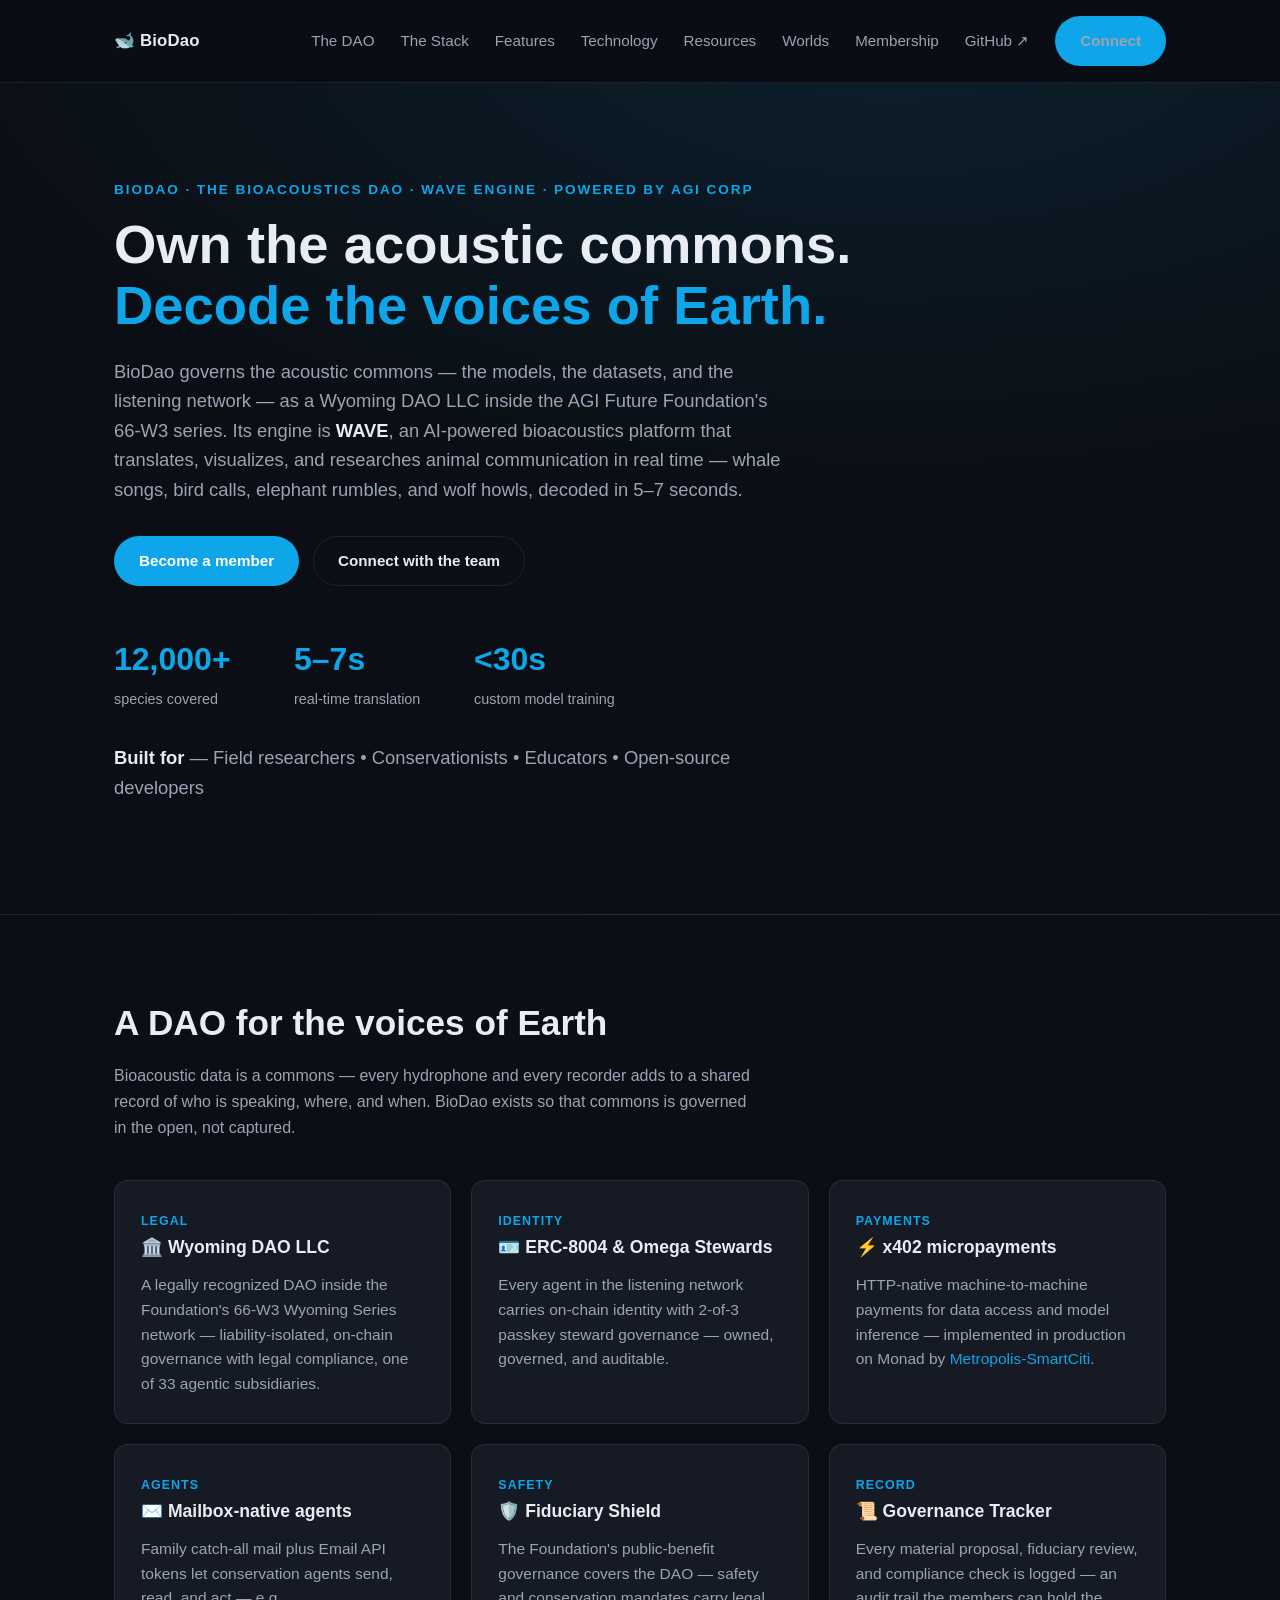
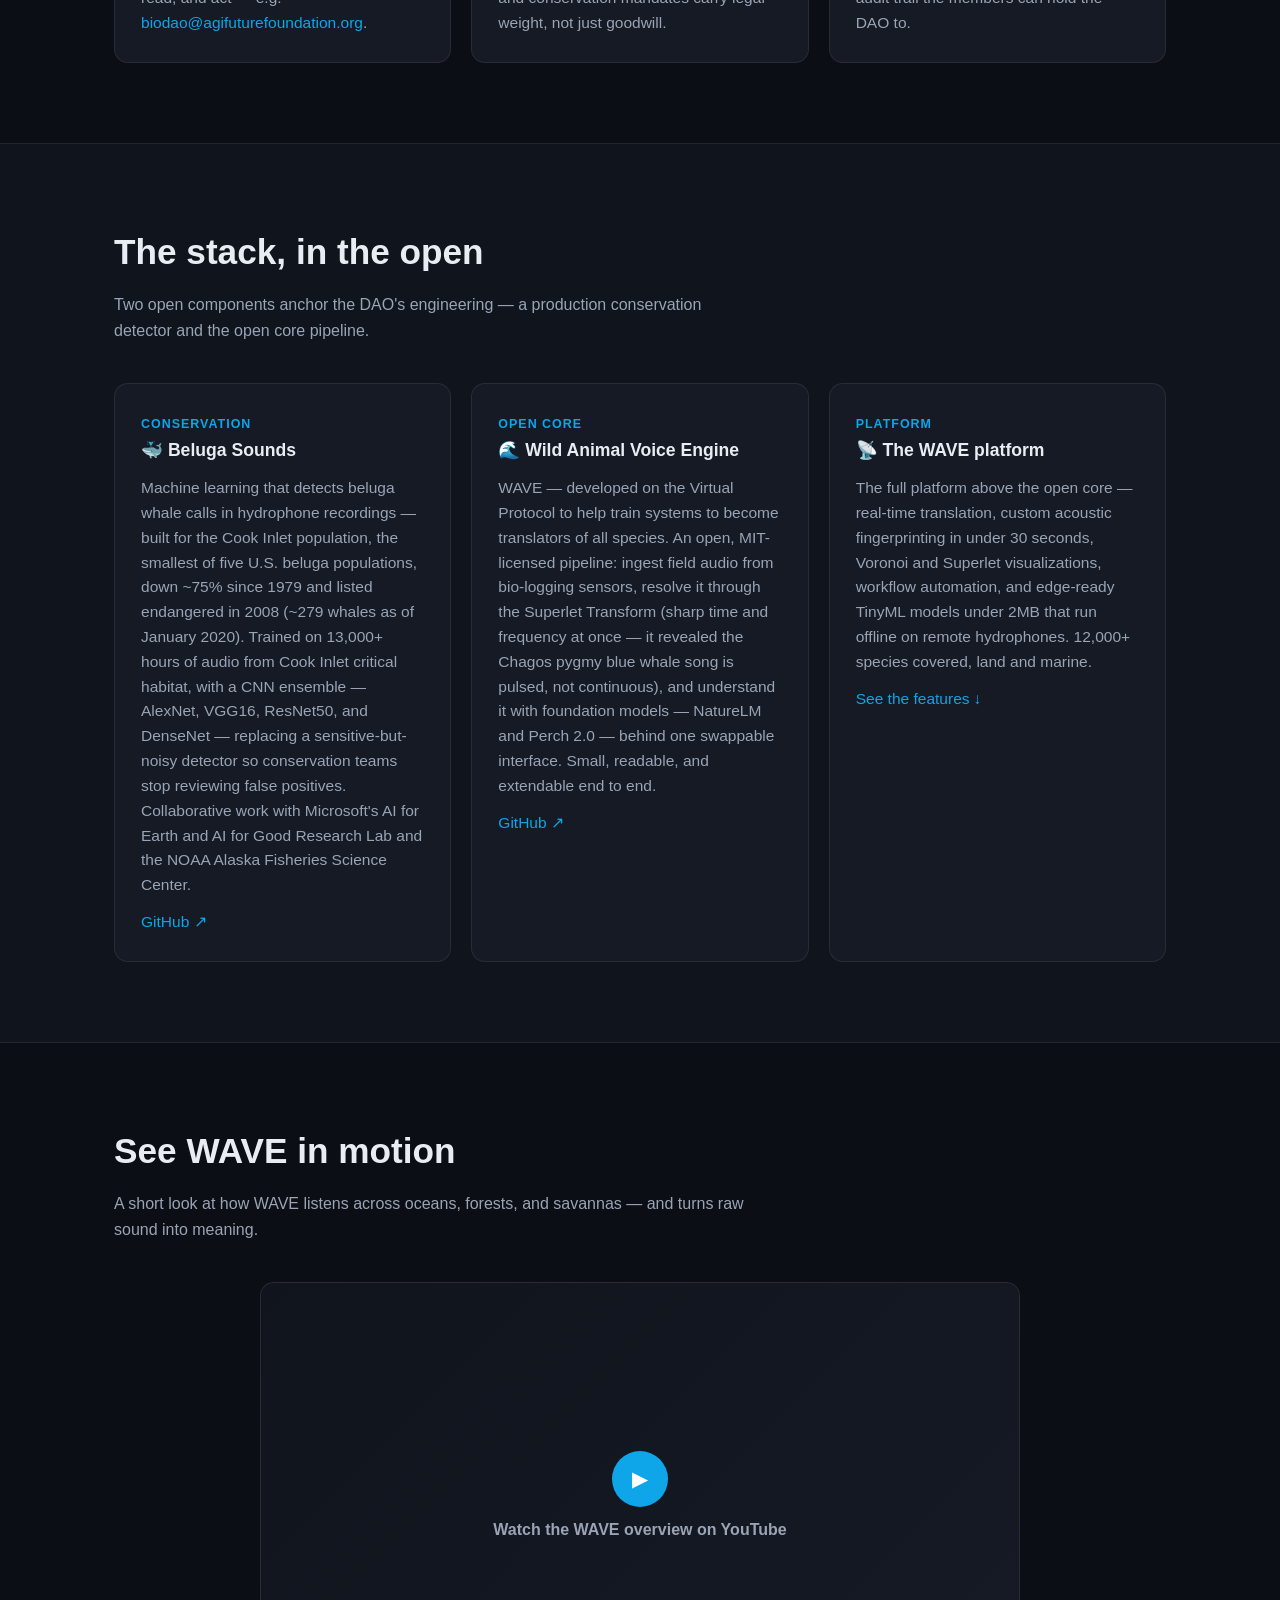
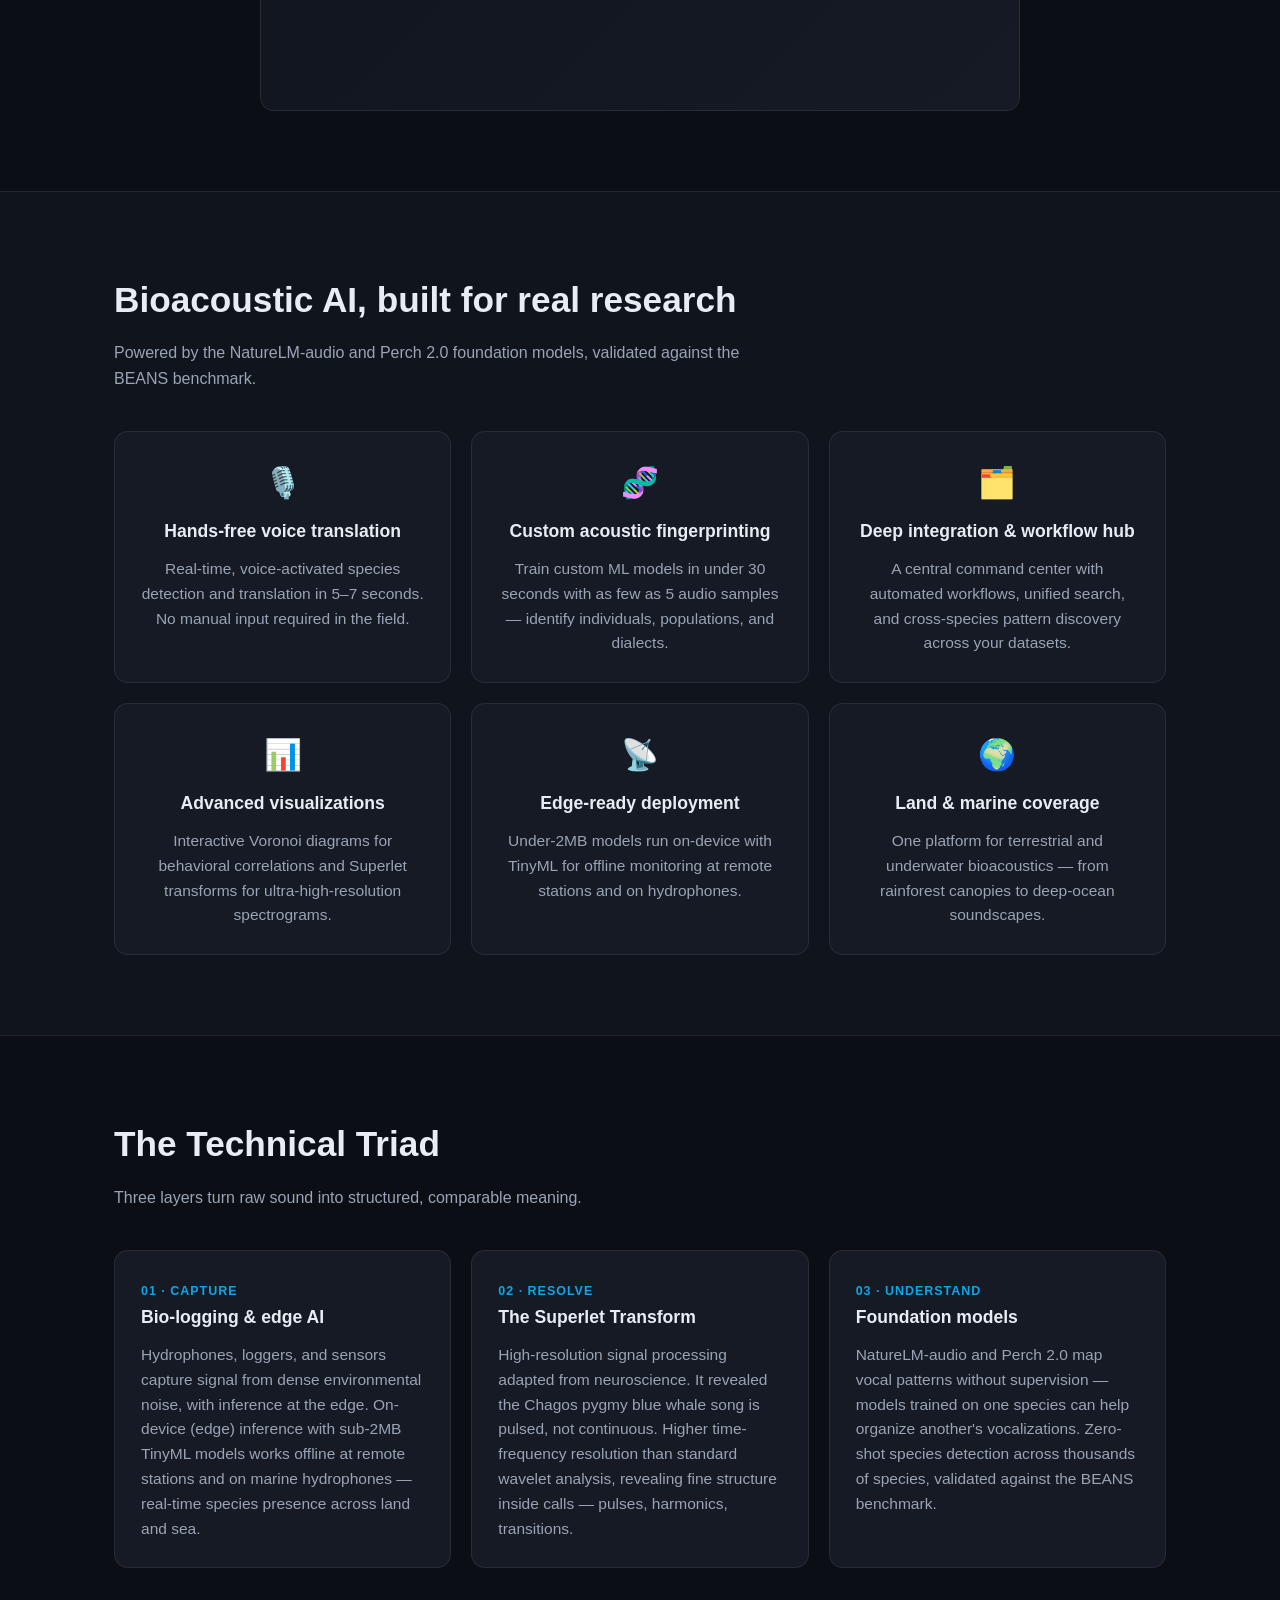
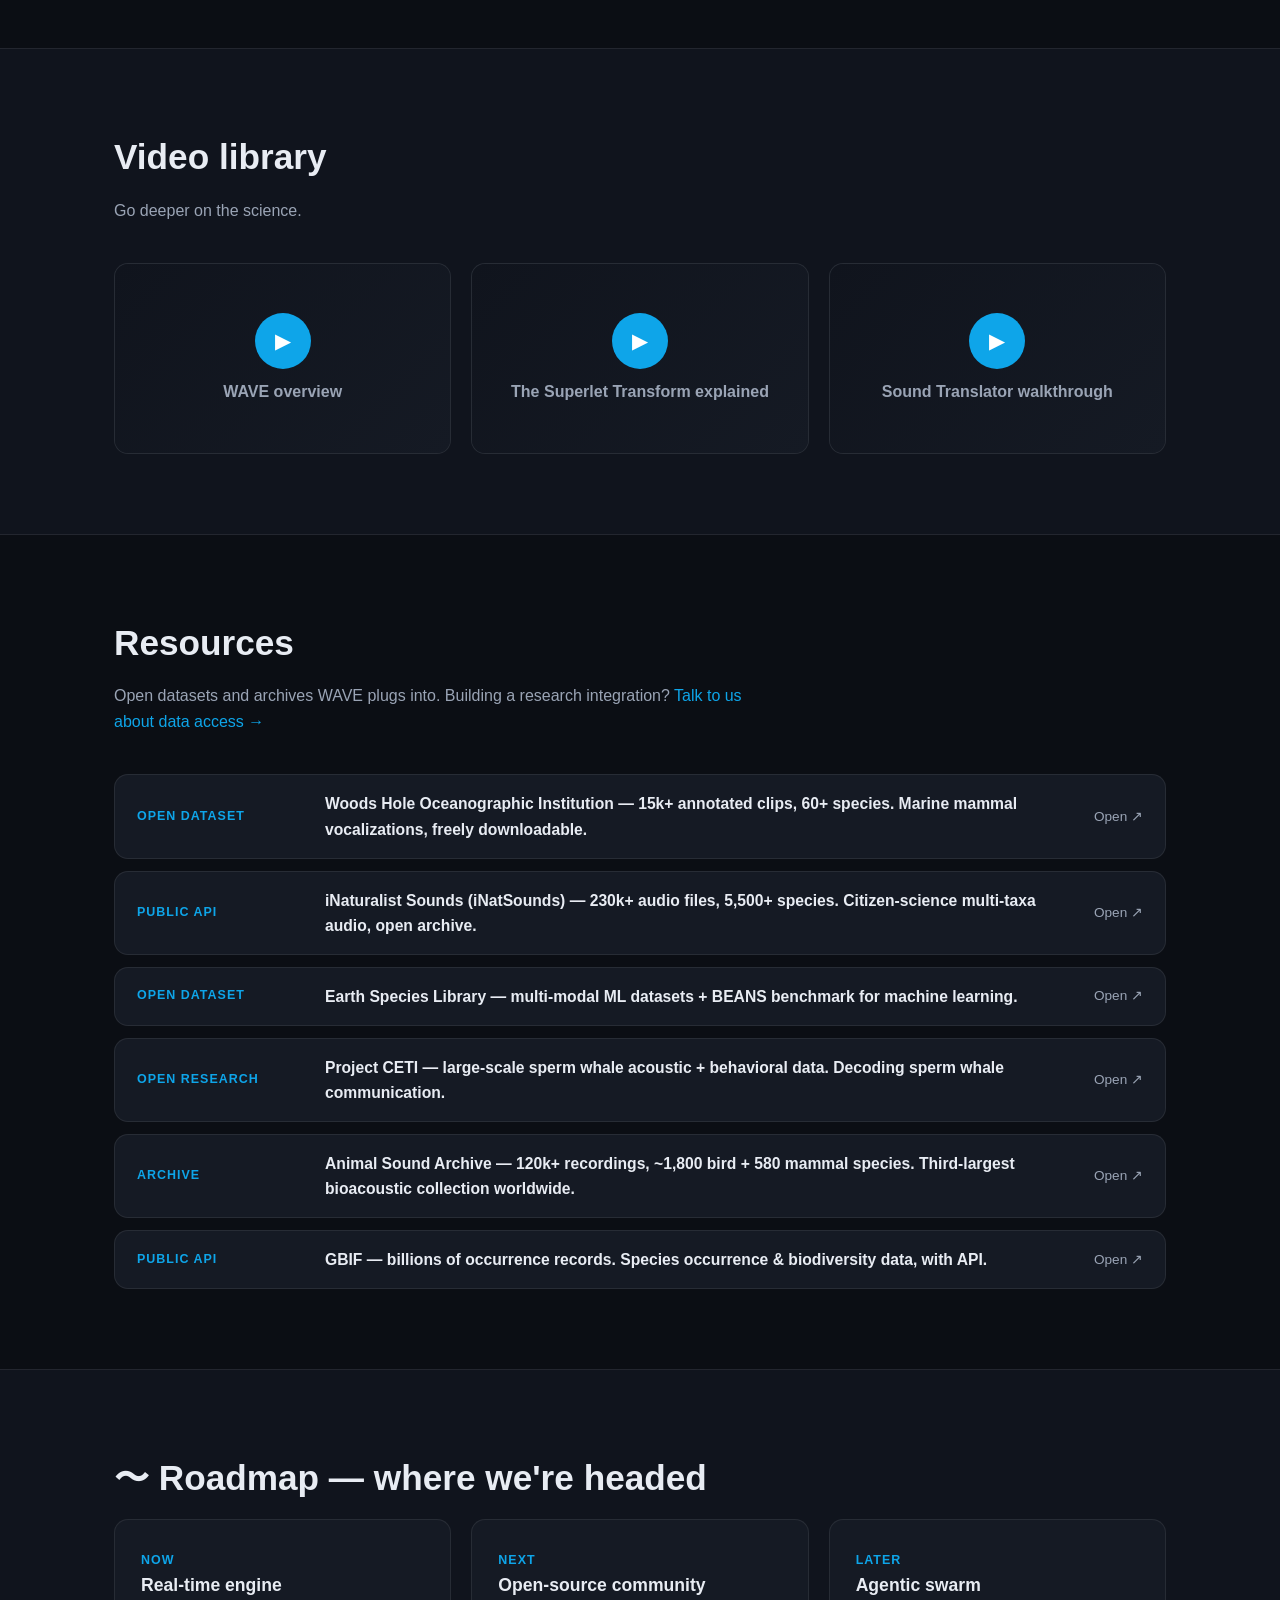
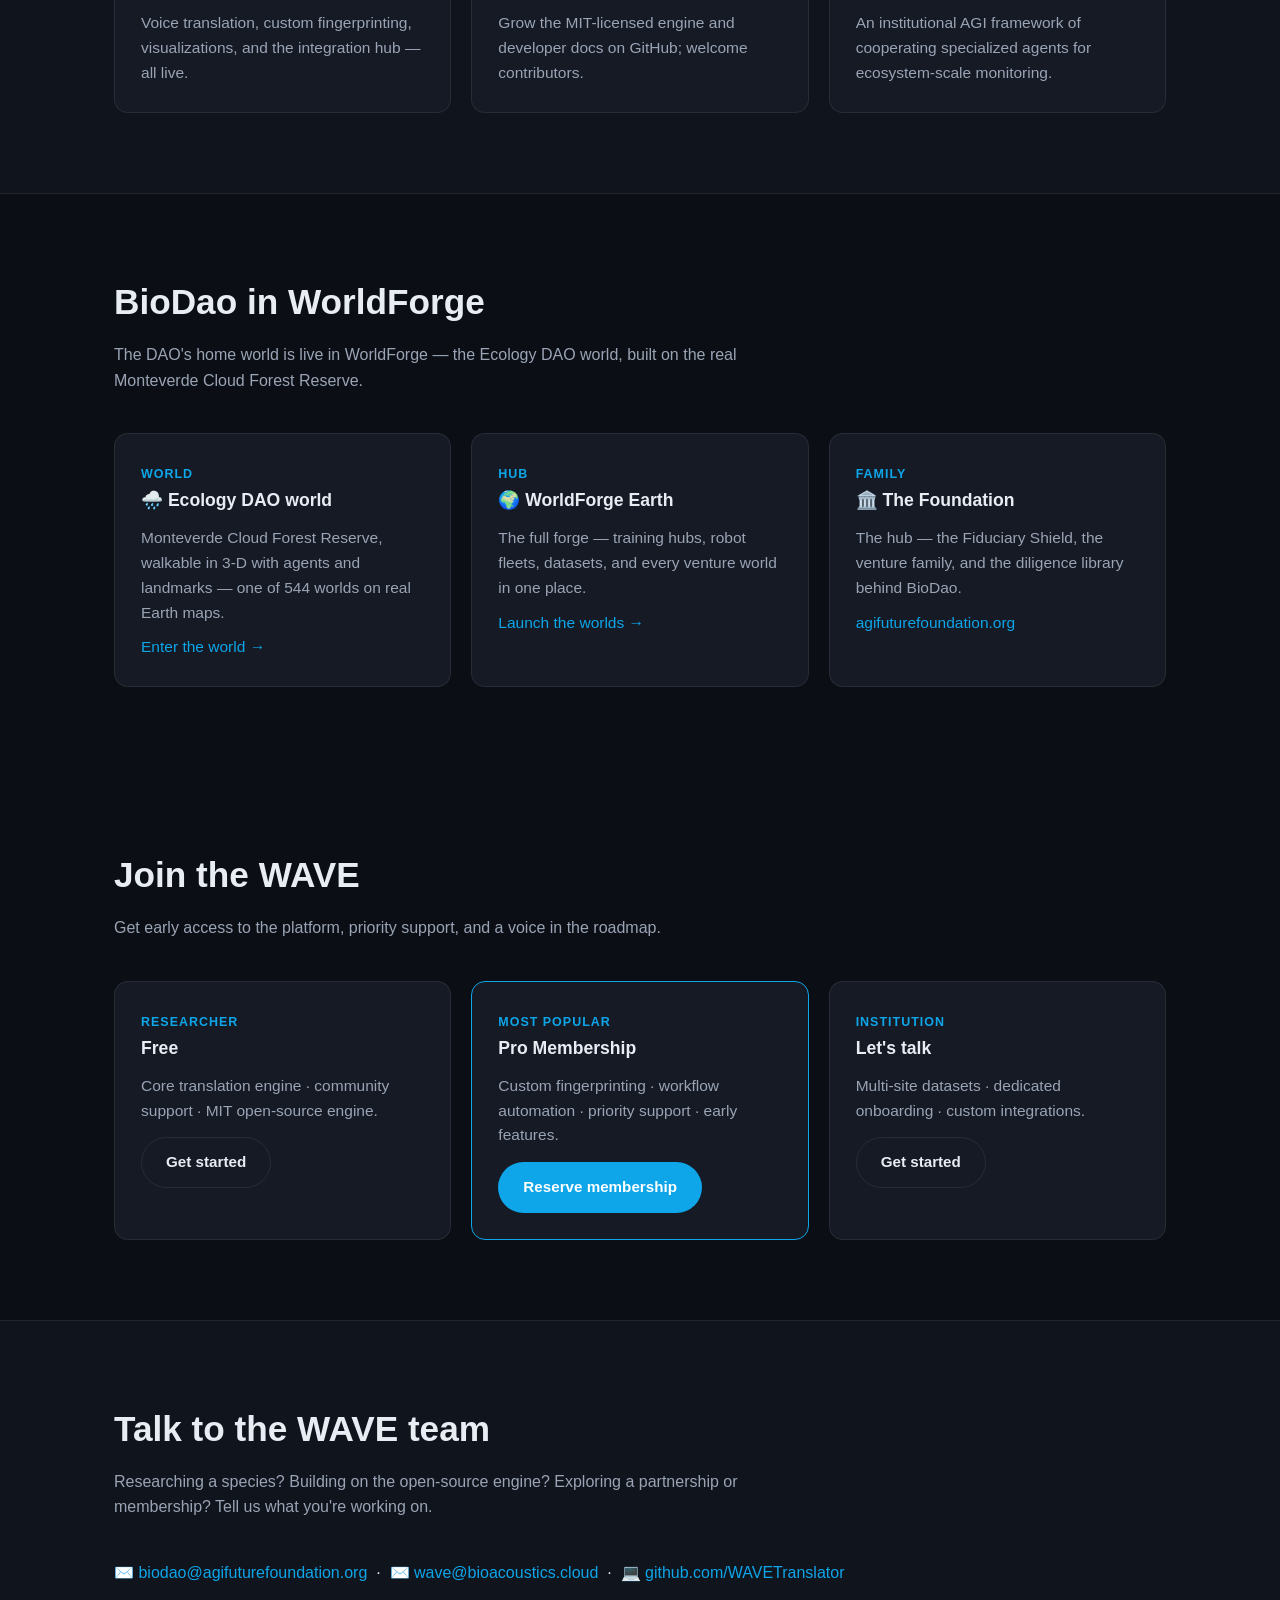
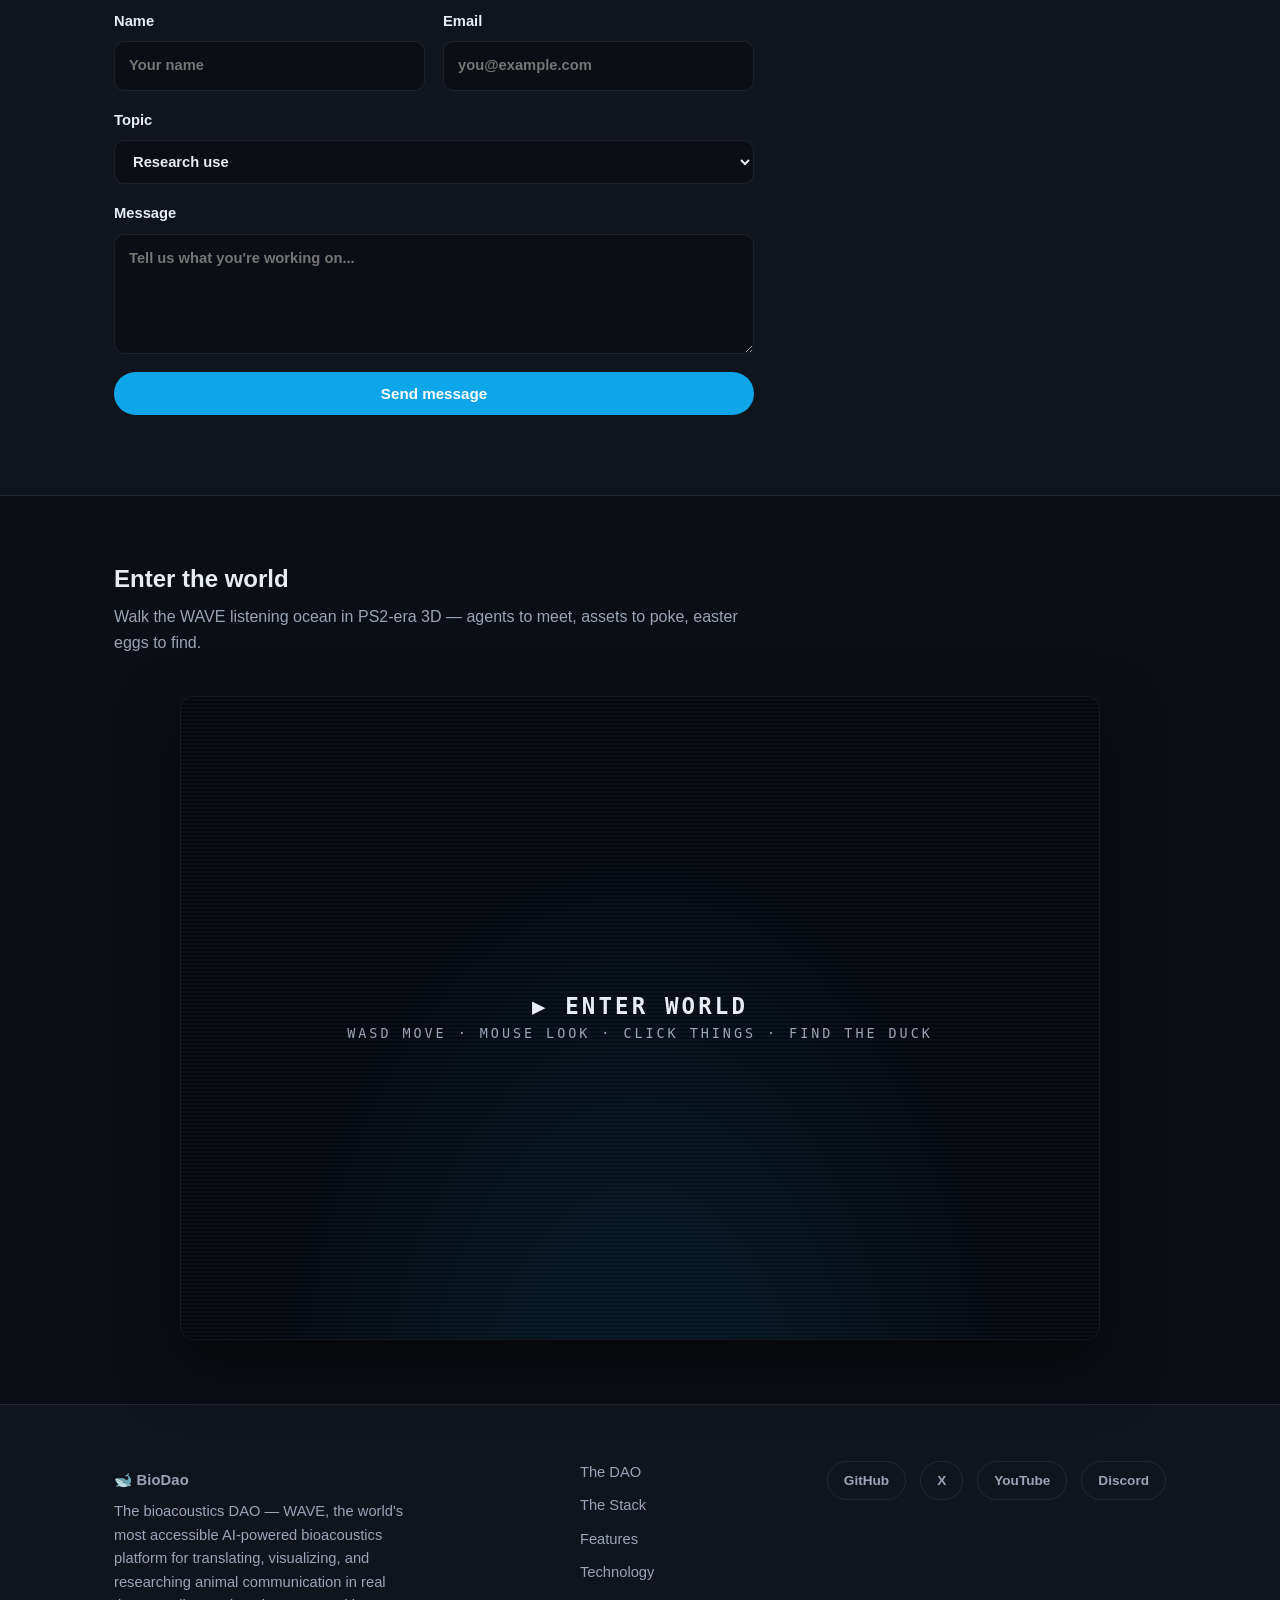
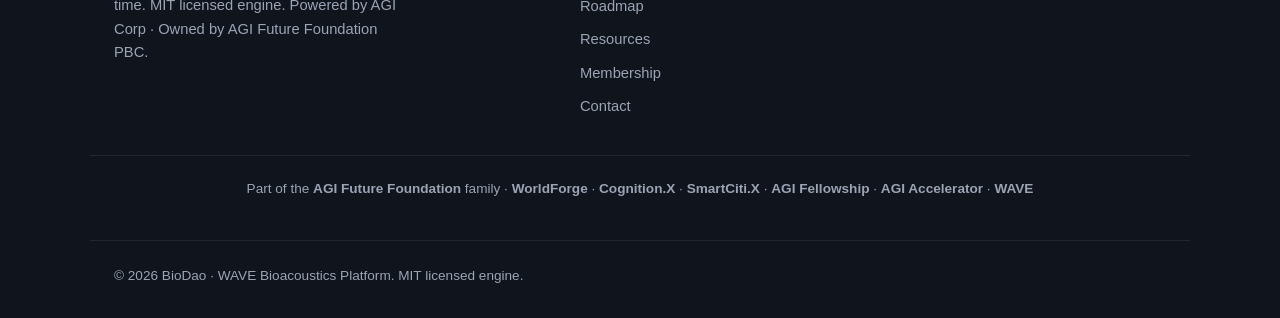
<file: index.html>
<!DOCTYPE html>
<html lang="en">
<head>
  <meta charset="UTF-8" />
  <meta name="viewport" content="width=device-width, initial-scale=1.0" />
  <title>BioDao — The Bioacoustics DAO | WAVE Platform</title>
  <meta name="description" content="BioDao governs the acoustic commons — WAVE, the AI bioacoustics platform that translates animal communication in real time, plus beluga-whale detection and the Wild Animal Voice Engine, run as a Wyoming DAO LLC under the AGI Future Foundation's 66-W3 network." />
  <meta property="og:title" content="BioDao — The Bioacoustics DAO | WAVE Platform" />
  <meta property="og:description" content="BioDao governs the acoustic commons — WAVE, the AI bioacoustics platform that translates animal communication in real time, plus beluga-whale detection and the Wild Animal Voice Engine, run as a Wyoming DAO LLC under the AGI Future Foundation's 66-W3 network." />
  <meta property="og:type" content="website" />
  <meta property="og:url" content="https://biodao.agifuturefoundation.org" />
  <meta name="twitter:card" content="summary_large_image" />
  <meta name="twitter:title" content="BioDao — The Bioacoustics DAO | WAVE Platform" />
  <meta name="theme-color" content="#0b0e14" />
  <link rel="icon" href="data:image/svg+xml,%3Csvg xmlns='http://www.w3.org/2000/svg' viewBox='0 0 32 32'%3E%3Ccircle cx='16' cy='16' r='14' fill='%230ea5e9'/%3E%3C/svg%3E" />
  <link rel="stylesheet" href="styles.css" />
  <link rel="stylesheet" href="world/world.css" />
</head>
<body>
  <header class="site-header">
    <nav class="nav container">
      <a class="brand" href="#top">🐋 BioDao</a>
      <button class="nav-toggle" aria-label="Toggle menu" aria-expanded="false">
        <span></span><span></span><span></span>
      </button>
      <ul class="nav-links" id="navLinks">
        <li><a href="#dao">The DAO</a></li>
        <li><a href="#stack">The Stack</a></li>
        <li><a href="#features">Features</a></li>
        <li><a href="#technology">Technology</a></li>
        <li><a href="#resources">Resources</a></li>
        <li><a href="#worlds">Worlds</a></li>
        <li><a href="#membership">Membership</a></li>
        <li><a href="https://github.com/WAVETranslator" target="_blank" rel="noopener">GitHub ↗</a></li>
        <li><a href="#connect" class="btn btn-primary">Connect</a></li>
      </ul>
    </nav>
  </header>

  <main id="top">
    <!-- HERO -->
    <section class="hero">
      <div class="container hero-inner">
        <p class="eyebrow">BioDao · the bioacoustics DAO · WAVE engine · powered by AGI Corp</p>
        <h1>Own the acoustic commons. <span class="accent">Decode the voices of Earth.</span></h1>
        <p class="lead">BioDao governs the acoustic commons — the models, the datasets, and the listening network — as a Wyoming DAO LLC inside the AGI Future Foundation's 66-W3 series. Its engine is <strong>WAVE</strong>, an AI-powered bioacoustics platform that translates, visualizes, and researches animal communication in real time — whale songs, bird calls, elephant rumbles, and wolf howls, decoded in 5–7 seconds.</p>
        <div class="hero-actions">
          <a href="#membership" class="btn btn-primary">Become a member</a>
          <a href="#connect" class="btn btn-ghost">Connect with the team</a>
        </div>
        <div class="stats-grid">
          <div class="stat"><span class="stat-number">12,000+</span><span class="stat-label">species covered</span></div>
          <div class="stat"><span class="stat-number">5–7s</span><span class="stat-label">real-time translation</span></div>
          <div class="stat"><span class="stat-number">&lt;30s</span><span class="stat-label">custom model training</span></div>
        </div>
        <p class="lead" style="margin-top:32px"><strong>Built for</strong> — Field researchers • Conservationists • Educators • Open-source developers</p>
      </div>
    </section>

    <!-- THE DAO -->
    <section id="dao" class="section">
      <div class="container">
        <h2 class="section-title">A DAO for the voices of Earth</h2>
        <p class="section-sub">Bioacoustic data is a commons — every hydrophone and every recorder adds to a shared record of who is speaking, where, and when. BioDao exists so that commons is governed in the open, not captured.</p>
        <div class="grid-3">
          <article class="card"><span class="article-cat">Legal</span><h3>🏛️ Wyoming DAO LLC</h3><p>A legally recognized DAO inside the Foundation's 66-W3 Wyoming Series network — liability-isolated, on-chain governance with legal compliance, one of 33 agentic subsidiaries.</p></article>
          <article class="card"><span class="article-cat">Identity</span><h3>🪪 ERC-8004 &amp; Omega Stewards</h3><p>Every agent in the listening network carries on-chain identity with 2-of-3 passkey steward governance — owned, governed, and auditable.</p></article>
          <article class="card"><span class="article-cat">Payments</span><h3>⚡ x402 micropayments</h3><p>HTTP-native machine-to-machine payments for data access and model inference — implemented in production on Monad by <a href="https://github.com/AGIFutureFoundation/Metropolis-SmartCiti" target="_blank" rel="noopener">Metropolis-SmartCiti</a>.</p></article>
          <article class="card"><span class="article-cat">Agents</span><h3>✉️ Mailbox-native agents</h3><p>Family catch-all mail plus Email API tokens let conservation agents send, read, and act — e.g. <a href="mailto:biodao@agifuturefoundation.org">biodao@agifuturefoundation.org</a>.</p></article>
          <article class="card"><span class="article-cat">Safety</span><h3>🛡️ Fiduciary Shield</h3><p>The Foundation's public-benefit governance covers the DAO — safety and conservation mandates carry legal weight, not just goodwill.</p></article>
          <article class="card"><span class="article-cat">Record</span><h3>📜 Governance Tracker</h3><p>Every material proposal, fiduciary review, and compliance check is logged — an audit trail the members can hold the DAO to.</p></article>
        </div>
      </div>
    </section>

    <!-- THE STACK -->
    <section id="stack" class="section section-alt">
      <div class="container">
        <h2 class="section-title">The stack, in the open</h2>
        <p class="section-sub">Two open components anchor the DAO's engineering — a production conservation detector and the open core pipeline.</p>
        <div class="grid-3">
          <article class="card">
            <span class="article-cat">Conservation</span>
            <h3>🐳 Beluga Sounds</h3>
            <p>Machine learning that detects beluga whale calls in hydrophone recordings — built for the Cook Inlet population, the smallest of five U.S. beluga populations, down ~75% since 1979 and listed endangered in 2008 (~279 whales as of January 2020). Trained on 13,000+ hours of audio from Cook Inlet critical habitat, with a CNN ensemble — AlexNet, VGG16, ResNet50, and DenseNet — replacing a sensitive-but-noisy detector so conservation teams stop reviewing false positives. Collaborative work with Microsoft's AI for Earth and AI for Good Research Lab and the NOAA Alaska Fisheries Science Center.</p>
            <p style="margin-top:12px"><a href="https://github.com/AGIFutureFoundation/belugasounds" target="_blank" rel="noopener">GitHub ↗</a></p>
          </article>
          <article class="card">
            <span class="article-cat">Open core</span>
            <h3>🌊 Wild Animal Voice Engine</h3>
            <p>WAVE — developed on the Virtual Protocol to help train systems to become translators of all species. An open, MIT-licensed pipeline: ingest field audio from bio-logging sensors, resolve it through the Superlet Transform (sharp time and frequency at once — it revealed the Chagos pygmy blue whale song is pulsed, not continuous), and understand it with foundation models — NatureLM and Perch 2.0 — behind one swappable interface. Small, readable, and extendable end to end.</p>
            <p style="margin-top:12px"><a href="https://github.com/AGIFutureFoundation/Wild-Animal-Voice-Engine" target="_blank" rel="noopener">GitHub ↗</a></p>
          </article>
          <article class="card">
            <span class="article-cat">Platform</span>
            <h3>📡 The WAVE platform</h3>
            <p>The full platform above the open core — real-time translation, custom acoustic fingerprinting in under 30 seconds, Voronoi and Superlet visualizations, workflow automation, and edge-ready TinyML models under 2MB that run offline on remote hydrophones. 12,000+ species covered, land and marine.</p>
            <p style="margin-top:12px"><a href="#features">See the features ↓</a></p>
          </article>
        </div>
      </div>
    </section>

    <!-- WATCH -->
    <section id="watch" class="section">
      <div class="container">
        <h2 class="section-title">See WAVE in motion</h2>
        <p class="section-sub">A short look at how WAVE listens across oceans, forests, and savannas — and turns raw sound into meaning.</p>
        <!-- EMBED: replace with the WAVE overview video ID -->
        <div class="embed-card" data-youtube-id="" style="max-width:760px;margin:0 auto">
          <div class="embed-facade"><span class="embed-play">▶</span><p>Watch the WAVE overview on YouTube</p></div>
        </div>
      </div>
    </section>

    <!-- FEATURES -->
    <section id="features" class="section section-alt">
      <div class="container">
        <h2 class="section-title">Bioacoustic AI, built for real research</h2>
        <p class="section-sub">Powered by the NatureLM-audio and Perch 2.0 foundation models, validated against the BEANS benchmark.</p>
        <div class="grid-3">
          <article class="card mechanism">
            <div class="mech-icon">🎙️</div>
            <h3>Hands-free voice translation</h3>
            <p>Real-time, voice-activated species detection and translation in 5–7 seconds. No manual input required in the field.</p>
          </article>
          <article class="card mechanism">
            <div class="mech-icon">🧬</div>
            <h3>Custom acoustic fingerprinting</h3>
            <p>Train custom ML models in under 30 seconds with as few as 5 audio samples — identify individuals, populations, and dialects.</p>
          </article>
          <article class="card mechanism">
            <div class="mech-icon">🗂️</div>
            <h3>Deep integration &amp; workflow hub</h3>
            <p>A central command center with automated workflows, unified search, and cross-species pattern discovery across your datasets.</p>
          </article>
          <article class="card mechanism">
            <div class="mech-icon">📊</div>
            <h3>Advanced visualizations</h3>
            <p>Interactive Voronoi diagrams for behavioral correlations and Superlet transforms for ultra-high-resolution spectrograms.</p>
          </article>
          <article class="card mechanism">
            <div class="mech-icon">📡</div>
            <h3>Edge-ready deployment</h3>
            <p>Under-2MB models run on-device with TinyML for offline monitoring at remote stations and on hydrophones.</p>
          </article>
          <article class="card mechanism">
            <div class="mech-icon">🌍</div>
            <h3>Land &amp; marine coverage</h3>
            <p>One platform for terrestrial and underwater bioacoustics — from rainforest canopies to deep-ocean soundscapes.</p>
          </article>
        </div>
      </div>
    </section>
    <!-- TECHNOLOGY -->
    <section id="technology" class="section">
      <div class="container">
        <h2 class="section-title">The Technical Triad</h2>
        <p class="section-sub">Three layers turn raw sound into structured, comparable meaning.</p>
        <div class="grid-3">
          <article class="card">
            <span class="article-cat">01 · Capture</span>
            <h3>Bio-logging &amp; edge AI</h3>
            <p>Hydrophones, loggers, and sensors capture signal from dense environmental noise, with inference at the edge. On-device (edge) inference with sub-2MB TinyML models works offline at remote stations and on marine hydrophones — real-time species presence across land and sea.</p>
          </article>
          <article class="card">
            <span class="article-cat">02 · Resolve</span>
            <h3>The Superlet Transform</h3>
            <p>High-resolution signal processing adapted from neuroscience. It revealed the Chagos pygmy blue whale song is pulsed, not continuous. Higher time-frequency resolution than standard wavelet analysis, revealing fine structure inside calls — pulses, harmonics, transitions.</p>
          </article>
          <article class="card">
            <span class="article-cat">03 · Understand</span>
            <h3>Foundation models</h3>
            <p>NatureLM-audio and Perch 2.0 map vocal patterns without supervision — models trained on one species can help organize another's vocalizations. Zero-shot species detection across thousands of species, validated against the BEANS benchmark.</p>
          </article>
        </div>
      </div>
    </section>

    <!-- VIDEO LIBRARY -->
    <section id="videos" class="section section-alt">
      <div class="container">
        <h2 class="section-title">Video library</h2>
        <p class="section-sub">Go deeper on the science.</p>
        <div class="grid-3">
          <!-- EMBED: add YouTube video IDs to activate -->
          <div class="embed-card" data-youtube-id=""><div class="embed-facade"><span class="embed-play">▶</span><p>WAVE overview</p></div></div>
          <div class="embed-card" data-youtube-id=""><div class="embed-facade"><span class="embed-play">▶</span><p>The Superlet Transform explained</p></div></div>
          <div class="embed-card" data-youtube-id=""><div class="embed-facade"><span class="embed-play">▶</span><p>Sound Translator walkthrough</p></div></div>
        </div>
      </div>
    </section>

    <!-- RESOURCES / DATASETS -->
    <section id="resources" class="section">
      <div class="container">
        <h2 class="section-title">Resources</h2>
        <p class="section-sub">Open datasets and archives WAVE plugs into. Building a research integration? <a href="#connect">Talk to us about data access →</a></p>
        <div class="article-list">
          <a class="article-row" href="https://www.whoi.edu/" target="_blank" rel="noopener"><span class="article-cat">Open dataset</span><span class="article-title">Woods Hole Oceanographic Institution — 15k+ annotated clips, 60+ species. Marine mammal vocalizations, freely downloadable.</span><span class="article-cta">Open ↗</span></a>
          <a class="article-row" href="https://www.inaturalist.org/" target="_blank" rel="noopener"><span class="article-cat">Public API</span><span class="article-title">iNaturalist Sounds (iNatSounds) — 230k+ audio files, 5,500+ species. Citizen-science multi-taxa audio, open archive.</span><span class="article-cta">Open ↗</span></a>
          <a class="article-row" href="https://www.earthspecies.org/" target="_blank" rel="noopener"><span class="article-cat">Open dataset</span><span class="article-title">Earth Species Library — multi-modal ML datasets + BEANS benchmark for machine learning.</span><span class="article-cta">Open ↗</span></a>
          <a class="article-row" href="https://www.projectceti.org/" target="_blank" rel="noopener"><span class="article-cat">Open research</span><span class="article-title">Project CETI — large-scale sperm whale acoustic + behavioral data. Decoding sperm whale communication.</span><span class="article-cta">Open ↗</span></a>
          <a class="article-row" href="https://www.museumfuernaturkunde.berlin/" target="_blank" rel="noopener"><span class="article-cat">Archive</span><span class="article-title">Animal Sound Archive — 120k+ recordings, ~1,800 bird + 580 mammal species. Third-largest bioacoustic collection worldwide.</span><span class="article-cta">Open ↗</span></a>
          <a class="article-row" href="https://www.gbif.org/" target="_blank" rel="noopener"><span class="article-cat">Public API</span><span class="article-title">GBIF — billions of occurrence records. Species occurrence &amp; biodiversity data, with API.</span><span class="article-cta">Open ↗</span></a>
        </div>
      </div>
    </section>

    <!-- ROADMAP -->
    <section id="roadmap" class="section section-alt">
      <div class="container">
        <h2 class="section-title">〜 Roadmap — where we're headed</h2>
        <div class="grid-3">
          <article class="card"><span class="article-cat">Now</span><h3>Real-time engine</h3><p>Voice translation, custom fingerprinting, visualizations, and the integration hub — all live.</p></article>
          <article class="card"><span class="article-cat">Next</span><h3>Open-source community</h3><p>Grow the MIT-licensed engine and developer docs on GitHub; welcome contributors.</p></article>
          <article class="card"><span class="article-cat">Later</span><h3>Agentic swarm</h3><p>An institutional AGI framework of cooperating specialized agents for ecosystem-scale monitoring.</p></article>
        </div>
      </div>
    </section>
    <!-- WORLDS / AR-VR -->
    <section id="worlds" class="section">
      <div class="container">
        <h2 class="section-title">BioDao in WorldForge</h2>
        <p class="section-sub">The DAO's home world is live in WorldForge — the Ecology DAO world, built on the real Monteverde Cloud Forest Reserve.</p>
        <div class="grid-3">
          <article class="card"><span class="article-cat">World</span><h3>🌧️ Ecology DAO world</h3><p>Monteverde Cloud Forest Reserve, walkable in 3-D with agents and landmarks — one of 544 worlds on real Earth maps.</p><p style="margin-top:10px"><a href="https://agifuturefoundation.github.io/WorldForge-Browser/earth/world.html?world=ecology-dao" target="_blank" rel="noopener">Enter the world →</a></p></article>
          <article class="card"><span class="article-cat">Hub</span><h3>🌍 WorldForge Earth</h3><p>The full forge — training hubs, robot fleets, datasets, and every venture world in one place.</p><p style="margin-top:10px"><a href="https://agifuturefoundation.github.io/WorldForge-Browser/earth/" target="_blank" rel="noopener">Launch the worlds →</a></p></article>
          <article class="card"><span class="article-cat">Family</span><h3>🏛️ The Foundation</h3><p>The hub — the Fiduciary Shield, the venture family, and the diligence library behind BioDao.</p><p style="margin-top:10px"><a href="https://agifuturefoundation.org">agifuturefoundation.org</a></p></article>
        </div>
      </div>
    </section>

    <!-- MEMBERSHIP -->
    <section id="membership" class="section">
      <div class="container">
        <h2 class="section-title">Join the WAVE</h2>
        <p class="section-sub">Get early access to the platform, priority support, and a voice in the roadmap.</p>
        <div class="grid-3">
          <article class="card">
            <span class="article-cat">Researcher</span>
            <h3>Free</h3>
            <p>Core translation engine · community support · MIT open-source engine.</p>
            <p style="margin-top:14px"><a class="btn btn-ghost" href="#">Get started</a></p>
          </article>
          <article class="card" style="border-color: var(--accent)">
            <span class="article-cat">Most popular</span>
            <h3>Pro Membership</h3>
            <p>Custom fingerprinting · workflow automation · priority support · early features.</p>
            <p style="margin-top:14px"><a class="btn btn-primary" href="#">Reserve membership</a></p>
          </article>
          <article class="card">
            <span class="article-cat">Institution</span>
            <h3>Let's talk</h3>
            <p>Multi-site datasets · dedicated onboarding · custom integrations.</p>
            <p style="margin-top:14px"><a class="btn btn-ghost" href="#connect">Get started</a></p>
          </article>
        </div>
      </div>
    </section>

    <!-- CONNECT -->
    <section id="connect" class="section section-alt">
      <div class="container">
        <h2 class="section-title">Talk to the WAVE team</h2>
        <p class="section-sub">Researching a species? Building on the open-source engine? Exploring a partnership or membership? Tell us what you're working on.</p>
        <p style="margin-bottom:24px">✉️ <a href="mailto:biodao@agifuturefoundation.org">biodao@agifuturefoundation.org</a> &nbsp;·&nbsp; ✉️ <a href="mailto:wave@bioacoustics.cloud">wave@bioacoustics.cloud</a> &nbsp;·&nbsp; 💻 <a href="https://github.com/WAVETranslator" target="_blank" rel="noopener">github.com/WAVETranslator</a></p>
        <form class="contact-form" id="contactForm">
          <div class="form-row">
            <label>Name<input type="text" name="name" required placeholder="Your name" /></label>
            <label>Email<input type="email" name="email" required placeholder="you@example.com" /></label>
          </div>
          <label>Topic
            <select name="topic">
              <option>Research use</option>
              <option>Partnership</option>
              <option>Membership</option>
              <option>Media / press</option>
              <option>Other</option>
            </select>
          </label>
          <label>Message<textarea name="message" rows="4" placeholder="Tell us what you're working on..."></textarea></label>
          <button type="submit" class="btn btn-primary">Send message</button>
          <p class="form-note" id="formNote" hidden>Thanks — your message has been noted. We'll be in touch.</p>
        </form>
      </div>
    </section>
  
<section class="section" id="world-section">
  <div class="container">
    <h2>Enter the world</h2>
    <p class="section-sub">Walk the WAVE listening ocean in PS2-era 3D — agents to meet, assets to poke, easter eggs to find.</p>
    <div id="agif-world-wrap">
      <button id="agif-world-enter">▶ ENTER WORLD<small>WASD MOVE · MOUSE LOOK · CLICK THINGS · FIND THE DUCK</small></button>
      <canvas id="agif-world-canvas" hidden></canvas>
      <div id="agif-world-hud" hidden></div>
    </div>
  </div>
</section>
<script src="world/scene.js"></script>
<script>
(function () {
  var b = document.getElementById("agif-world-enter");
  if (!b) return;
  b.addEventListener("click", function () {
    b.remove();
    document.getElementById("agif-world-canvas").hidden = false;
    document.getElementById("agif-world-hud").hidden = false;
    var s = document.createElement("script");
    s.type = "module"; s.src = "world/engine.js";
    document.head.appendChild(s);
    setTimeout(function () {
      if (!window.AGIF_WORLD_OK) {
        document.getElementById("agif-world-hud").innerHTML =
          '<div style="position:absolute;inset:0;display:flex;align-items:center;justify-content:center;color:#9aa4b5;font:600 12px/1.8 monospace;letter-spacing:.14em;text-align:center;padding:20px;text-transform:uppercase">The world needs WebGL + CDN access<br/>The venture continues in 2D above</div>';
      }
    }, 5000);
  });
})();
</script>

</main>

  <footer class="site-footer">
    <div class="container footer-inner">
      <div class="footer-brand">
        <p class="brand">🐋 BioDao</p>
        <p>The bioacoustics DAO — WAVE, the world's most accessible AI-powered bioacoustics platform for translating, visualizing, and researching animal communication in real time. MIT licensed engine. Powered by AGI Corp · Owned by AGI Future Foundation PBC.</p>
      </div>
      <nav class="footer-nav">
        <a href="#dao">The DAO</a>
        <a href="#stack">The Stack</a>
        <a href="#features">Features</a>
        <a href="#technology">Technology</a>
        <a href="#roadmap">Roadmap</a>
        <a href="#resources">Resources</a>
        <a href="#membership">Membership</a>
        <a href="#connect">Contact</a>
      </nav>
      <div class="social-links">
        <!-- TODO: replace # with real profile URLs -->
        <a href="https://github.com/WAVETranslator" aria-label="GitHub" rel="noopener" target="_blank">GitHub</a>
        <a href="#" aria-label="X (Twitter)" rel="noopener" target="_blank">X</a>
        <a href="#" aria-label="YouTube" rel="noopener" target="_blank">YouTube</a>
        <a href="#" aria-label="Discord" rel="noopener" target="_blank">Discord</a>
      </div>
    </div>
    <div class="container family-bar">
      <p>Part of the <a href="https://agifuturefoundation.org">AGI Future Foundation</a> family · <a href="https://worldforge.agifuturefoundation.org">WorldForge</a> · <a href="https://cognitionx.agifuturefoundation.org">Cognition.X</a> · <a href="https://smartcitix.agifuturefoundation.org">SmartCiti.X</a> · <a href="https://agifellowship.church">AGI Fellowship</a> · <a href="https://agi.lease">AGI Accelerator</a> · <a href="https://bioacoustics.cloud">WAVE</a></p>
    </div>
    <div class="container footer-bottom">
      <p>© 2026 BioDao · WAVE Bioacoustics Platform. MIT licensed engine.</p>
    </div>
  </footer>
  <script src="script.js"></script>
</body>
</html>
</file>
<file: styles.css>
/* ============ AGI Future Foundation — shared site styles ============ */
:root {
  --accent: #0ea5e9;
  --accent-soft: rgba(14, 165, 233, 0.12);
  --bg: #0b0e14;
  --bg-alt: #10141d;
  --panel: #151a24;
  --border: rgba(255, 255, 255, 0.08);
  --text: #e8ecf3;
  --text-muted: #9aa4b5;
  --danger: #ff6b6b;
  --success: #2ecc8f;
  --radius: 14px;
  --maxw: 1100px;
}
* { margin: 0; padding: 0; box-sizing: border-box; }
html { scroll-behavior: smooth; }
body {
  font-family: "Inter", -apple-system, BlinkMacSystemFont, "Segoe UI", Roboto, sans-serif;
  background: var(--bg); color: var(--text); line-height: 1.6;
  -webkit-font-smoothing: antialiased;
}
.container { max-width: var(--maxw); margin: 0 auto; padding: 0 24px; }
a { color: var(--accent); text-decoration: none; }
.accent { color: var(--accent); }

/* ---- Header / Nav ---- */
.site-header {
  position: sticky; top: 0; z-index: 50;
  background: rgba(11, 14, 20, 0.85); backdrop-filter: blur(12px);
  border-bottom: 1px solid var(--border);
}
.nav { display: flex; align-items: center; justify-content: space-between; padding: 16px 24px; }
.brand { font-weight: 700; color: var(--text); font-size: 1.05rem; letter-spacing: 0.01em; }
.nav-links { display: flex; align-items: center; gap: 26px; list-style: none; }
.nav-links a { color: var(--text-muted); font-size: 0.95rem; transition: color 0.2s; }
.nav-links a:hover { color: var(--text); }
.nav-toggle { display: none; background: none; border: 0; cursor: pointer; }
.nav-toggle span { display: block; width: 22px; height: 2px; background: var(--text); margin: 5px 0; }

/* ---- Buttons ---- */
.btn {
  display: inline-block; padding: 12px 24px; border-radius: 999px;
  font-weight: 600; font-size: 0.95rem; border: 1px solid transparent;
  cursor: pointer; transition: transform 0.15s, background 0.2s, border-color 0.2s;
}
.btn:hover { transform: translateY(-2px); }
.btn-primary { background: var(--accent); color: #fff; }
.btn-primary:hover { background: var(--accent); filter: brightness(1.1); }
.btn-ghost { border-color: var(--border); color: var(--text); }
.btn-ghost:hover { border-color: var(--accent); color: var(--accent); }

/* ---- Hero ---- */
.hero {
  padding: 96px 0 80px;
  background:
    radial-gradient(1000px 500px at 70% -10%, var(--accent-soft), transparent),
    var(--bg);
  border-bottom: 1px solid var(--border);
}
.eyebrow { color: var(--accent); font-size: 0.85rem; font-weight: 600; text-transform: uppercase; letter-spacing: 0.14em; margin-bottom: 14px; }
.hero h1 { font-size: clamp(2.2rem, 5vw, 3.4rem); line-height: 1.12; margin-bottom: 20px; max-width: 760px; }
.lead { color: var(--text-muted); font-size: 1.15rem; max-width: 680px; margin-bottom: 32px; }
.lead strong { color: var(--text); }
.hero-actions { display: flex; gap: 14px; flex-wrap: wrap; margin-bottom: 48px; }
.stats-grid { display: flex; gap: 40px; flex-wrap: wrap; }
.stat { min-width: 140px; }
.stat-number { display: block; font-size: 2rem; font-weight: 800; color: var(--accent); }
.stat-label { color: var(--text-muted); font-size: 0.9rem; }

/* ---- Sections ---- */
.section { padding: 80px 0; }
.section-alt { background: var(--bg-alt); border-block: 1px solid var(--border); }
.section-title { font-size: clamp(1.6rem, 3.4vw, 2.2rem); margin-bottom: 12px; }
.section-sub { color: var(--text-muted); max-width: 640px; margin-bottom: 40px; }

/* ---- Cards & grids ---- */
.grid-3 { display: grid; grid-template-columns: repeat(3, 1fr); gap: 20px; }
.split { display: grid; grid-template-columns: 1fr 1fr; gap: 20px; }
.card {
  background: var(--panel); border: 1px solid var(--border);
  border-radius: var(--radius); padding: 26px;
}
.card h3 { margin-bottom: 12px; font-size: 1.1rem; }
.card p, .card li { color: var(--text-muted); font-size: 0.97rem; }
.card ul { padding-left: 18px; display: grid; gap: 8px; }
.card-danger { border-color: rgba(255, 107, 107, 0.35); }
.card-danger h3 { color: var(--danger); }
.card-success { border-color: rgba(46, 204, 143, 0.35); }
.card-success h3 { color: var(--success); }
.mechanism { text-align: center; }
.mech-icon { font-size: 1.9rem; color: var(--accent); margin-bottom: 10px; }
.card h4 { margin-bottom: 6px; color: var(--accent); }

/* ---- Tiers ---- */
.tiers { display: flex; flex-direction: column; align-items: center; gap: 10px; margin-bottom: 48px; }
.tier {
  width: min(560px, 100%); text-align: center;
  background: var(--panel); border: 1px solid var(--border);
  border-radius: var(--radius); padding: 22px 26px;
}
.tier-tag { color: var(--accent); font-size: 0.78rem; font-weight: 700; text-transform: uppercase; letter-spacing: 0.12em; }
.tier h3 { font-size: 1.15rem; margin: 6px 0; }
.tier p { color: var(--text-muted); font-size: 0.93rem; }
.tier-arrow { color: var(--accent); font-size: 1.3rem; }
.share-structure { margin-top: 8px; }
.share-structure h3 { margin-bottom: 16px; }

/* ---- Chips ---- */
.chips { display: flex; gap: 10px; flex-wrap: wrap; justify-content: center; margin-top: 10px; }
.chip {
  background: var(--accent-soft); color: var(--accent);
  padding: 6px 14px; border-radius: 999px; font-size: 0.82rem; font-weight: 600;
}
.invest-badges { display: flex; gap: 10px; flex-wrap: wrap; margin-bottom: 32px; }
/* ---- Articles ---- */
.article-list { display: grid; gap: 12px; }
.article-row {
  display: grid; grid-template-columns: 170px 1fr auto; align-items: center; gap: 18px;
  background: var(--panel); border: 1px solid var(--border);
  border-radius: var(--radius); padding: 16px 22px;
  color: var(--text); transition: border-color 0.2s, transform 0.15s;
}
.article-row:hover { border-color: var(--accent); transform: translateX(4px); }
.article-cat { color: var(--accent); font-size: 0.78rem; font-weight: 700; text-transform: uppercase; letter-spacing: 0.08em; }
.article-title { font-size: 0.98rem; font-weight: 600; }
.article-cta { color: var(--text-muted); font-size: 0.85rem; white-space: nowrap; }

/* ---- Embeds (lazy YouTube etc.) ---- */
.embed-card {
  background: var(--panel); border: 1px solid var(--border);
  border-radius: var(--radius); overflow: hidden;
}
.embed-facade {
  aspect-ratio: 16 / 9; display: flex; flex-direction: column;
  align-items: center; justify-content: center; gap: 10px; cursor: pointer;
  background: linear-gradient(135deg, var(--bg-alt), var(--panel));
}
.embed-play {
  width: 56px; height: 56px; border-radius: 50%;
  background: var(--accent); color: #fff;
  display: grid; place-items: center; font-size: 1.3rem;
}
.embed-facade p { color: var(--text-muted); font-weight: 600; padding: 0 16px; text-align: center; }
.embed-card iframe { width: 100%; aspect-ratio: 16 / 9; border: 0; display: block; }

/* ---- Forms ---- */
.contact-form { display: grid; gap: 18px; max-width: 640px; }
.form-row { display: grid; grid-template-columns: 1fr 1fr; gap: 18px; }
.contact-form label { display: grid; gap: 8px; font-weight: 600; font-size: 0.92rem; }
.contact-form input, .contact-form select, .contact-form textarea {
  background: var(--bg); border: 1px solid var(--border); border-radius: 10px;
  color: var(--text); padding: 12px 14px; font: inherit; width: 100%;
}
.contact-form input:focus, .contact-form select:focus, .contact-form textarea:focus {
  outline: 2px solid var(--accent); outline-offset: 1px; border-color: var(--accent);
}
.form-note { color: var(--success); font-size: 0.92rem; }

/* ---- Footer ---- */
.site-footer { background: var(--bg-alt); border-top: 1px solid var(--border); padding: 56px 0 32px; }
.footer-inner { display: flex; justify-content: space-between; gap: 40px; flex-wrap: wrap; }
.footer-brand p { color: var(--text-muted); font-size: 0.92rem; max-width: 300px; margin-top: 8px; }
.footer-nav { display: grid; gap: 10px; }
.footer-nav a { color: var(--text-muted); font-size: 0.92rem; }
.footer-nav a:hover { color: var(--text); }
.social-links { display: flex; gap: 14px; flex-wrap: wrap; align-items: flex-start; }
.social-links a {
  color: var(--text-muted); border: 1px solid var(--border);
  padding: 8px 16px; border-radius: 999px; font-size: 0.85rem; font-weight: 600;
  transition: color 0.2s, border-color 0.2s;
}
.social-links a:hover { color: var(--accent); border-color: var(--accent); }
.footer-bottom { margin-top: 40px; padding-top: 24px; border-top: 1px solid var(--border); }
.footer-bottom p { color: var(--text-muted); font-size: 0.85rem; }

/* ---- Responsive ---- */
@media (max-width: 900px) {
  .grid-3 { grid-template-columns: 1fr; }
  .split { grid-template-columns: 1fr; }
  .article-row { grid-template-columns: 1fr; gap: 6px; }
  .article-cta { display: none; }
}
@media (max-width: 720px) {
  .nav-toggle { display: block; }
  .nav-links {
    display: none; position: absolute; top: 100%; left: 0; right: 0;
    flex-direction: column; gap: 4px; padding: 18px 24px 24px;
    background: var(--bg); border-bottom: 1px solid var(--border);
  }
  .nav-links.open { display: flex; }
  .nav-links li { width: 100%; }
  .nav-links a { display: block; padding: 10px 0; }
  .form-row { grid-template-columns: 1fr; }
  .stats-grid { gap: 24px; }
}

/* ---- Family bar (unified branding across all AGIF sites) ---- */
.family-bar {
  margin-top: 36px; padding-top: 22px; border-top: 1px solid var(--border);
  display: flex; gap: 10px 18px; flex-wrap: wrap; align-items: center; justify-content: center;
}
.family-bar p { color: var(--text-muted); font-size: 0.85rem; }
.family-bar a { color: var(--text-muted); font-weight: 600; }
.family-bar a:hover { color: var(--accent); }
</file>
<file: world/world.css>
/* AGIF WORLD v1 — PS2-era world section styles (shared across the family) */
#world-section { padding: 64px 24px; }
#world-section h2 { margin-bottom: 6px; }
#agif-world-wrap {
  position: relative; width: 100%; max-width: 920px; margin: 28px auto 0;
  aspect-ratio: 640 / 448; border-radius: 14px; overflow: hidden;
  border: 1px solid var(--border, #232b3a); background: #05070c;
  box-shadow: 0 24px 60px rgba(0,0,0,0.5);
}
#agif-world-canvas {
  width: 100%; height: 100%; display: block; cursor: crosshair;
  image-rendering: pixelated; image-rendering: crisp-edges;
}
#agif-world-enter {
  position: absolute; inset: 0; width: 100%; height: 100%;
  display: flex; align-items: center; justify-content: center; flex-direction: column; gap: 10px;
  font: 700 clamp(1rem, 2.6vw, 1.4rem)/1 "monospace"; letter-spacing: 0.14em;
  color: #e8ecf3; background:
    radial-gradient(ellipse at 50% 120%, var(--accent-soft, rgba(79,140,255,0.12)), transparent 60%),
    repeating-linear-gradient(0deg, #05070c 0 2px, #0a0e16 2px 4px);
  border: 0; cursor: pointer; text-transform: uppercase;
}
#agif-world-enter small { font-weight: 400; letter-spacing: 0.22em; color: #9aa4b5; font-size: 0.6em; }
#agif-world-enter:hover { color: var(--accent, #4f8cff); }

#agif-world-hud { position: absolute; inset: 0; pointer-events: none; font-family: "monospace"; }
#agif-world-hud > div { position: absolute; }
#w-hud-top {
  top: 0; left: 0; right: 0; display: flex; justify-content: space-between;
  padding: 10px 14px; font-size: 11px; letter-spacing: 0.18em; color: #9aa4b5;
  text-transform: uppercase; text-shadow: 1px 1px 0 #000;
}
#w-hud-hint {
  bottom: 8px; left: 0; right: 0; text-align: center; font-size: 10px;
  letter-spacing: 0.22em; color: rgba(154,164,181,0.75); text-transform: uppercase; text-shadow: 1px 1px 0 #000;
}
#w-toast {
  top: 44px; left: 50%; transform: translate(-50%, -8px); opacity: 0; transition: all 0.25s;
  max-width: 82%; padding: 8px 14px; border-radius: 4px;
  background: rgba(8,10,16,0.88); border: 1px solid var(--accent, #4f8cff);
  color: #e8ecf3; font-size: 12px; letter-spacing: 0.04em; text-align: center;
}
#w-toast.on { opacity: 1; transform: translate(-50%, 0); }
#w-prompt {
  bottom: 64px; left: 0; right: 0; text-align: center; font-size: 13px; font-weight: 700;
  letter-spacing: 0.2em; color: #fff; text-shadow: 2px 2px 0 #000; text-transform: uppercase;
}
#w-dialog {
  left: 50%; bottom: 34px; transform: translateX(-50%); width: min(88%, 560px);
  background: rgba(8,10,16,0.92); border: 2px solid var(--accent, #4f8cff); border-radius: 6px;
  padding: 12px 16px 14px; display: none; box-shadow: 0 10px 30px rgba(0,0,0,0.6);
}
#w-dialog.on { display: block; }
#w-dlg-name { font-size: 11px; letter-spacing: 0.22em; color: var(--accent, #4f8cff); text-transform: uppercase; margin-bottom: 6px; }
#w-dlg-text { font-size: 14px; color: #e8ecf3; line-height: 1.55; min-height: 44px; white-space: pre-wrap; }
#w-dlg-next { font-size: 10px; color: #9aa4b5; text-align: right; visibility: hidden; animation: wbob 0.8s infinite alternate; }
@keyframes wbob { from { opacity: 0.4; } to { opacity: 1; } }
</file>
